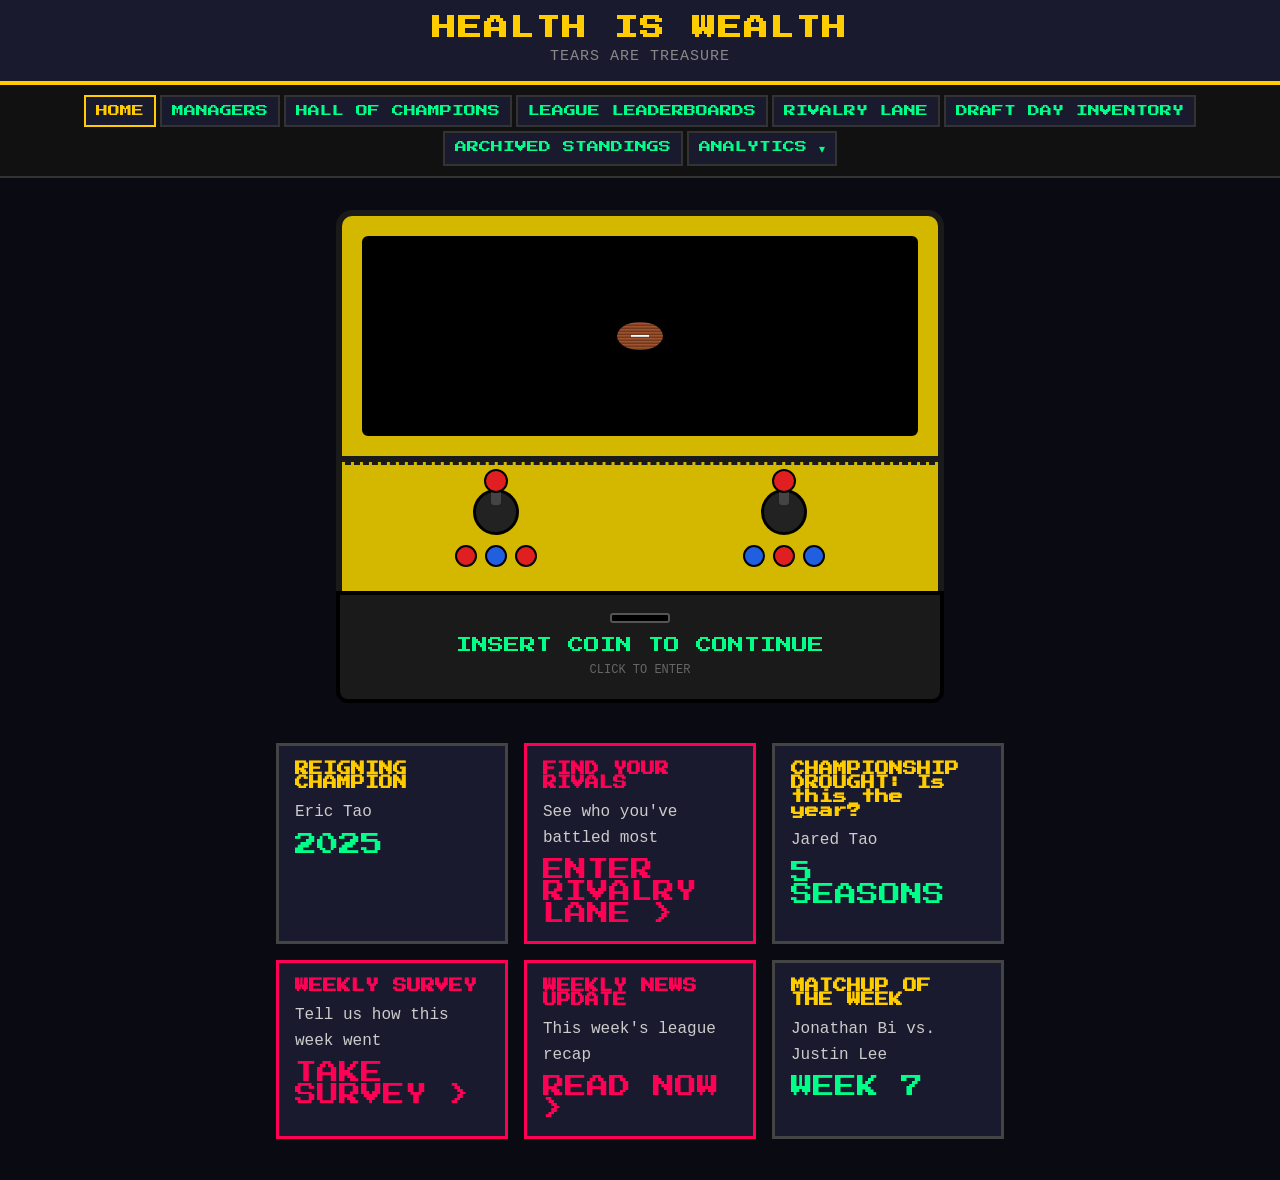
<file: index.html>
<!-- MAIN PAGE CONSTRUCTION -->

<!DOCTYPE html>
<html lang="en">
<head>
<meta charset="UTF-8">
<meta name="viewport" content="width=device-width, initial-scale=1.0">
<title>Health is Wealth — Fantasy Football League</title>
<link rel="icon" href="data:image/svg+xml,<svg xmlns=%22http://www.w3.org/2000/svg%22 viewBox=%220 0 100 100%22><text y=%22.9em%22 font-size=%2290%22>%F0%9F%8F%88</text></svg>">
<link rel="stylesheet" href="css/style.css">
<link rel="stylesheet" href="css/index.css">
</head>
<body>

<div class="title-bar">
  <h1>HEALTH IS WEALTH</h1>
  <div class="motto">TEARS ARE TREASURE</div>
</div>

<site-nav current="home"></site-nav>

<div class="cabinet">
  <div class="bezel">
    <div class="screen">
      <div class="football"></div>
      <div class="screen-ticker">
        <span id="ticker-text">LOADING...</span>
      </div>
    </div>
  </div>

  <div class="control-panel">
    <div class="joystick-unit">
      <div class="joystick-base"><div class="joystick-stick"></div></div>
      <div class="button-cluster">
        <div class="arcade-btn red"></div>
        <div class="arcade-btn blue"></div>
        <div class="arcade-btn red"></div>
      </div>
    </div>
    <div class="joystick-unit">
      <div class="joystick-base"><div class="joystick-stick"></div></div>
      <div class="button-cluster">
        <div class="arcade-btn blue"></div>
        <div class="arcade-btn red"></div>
        <div class="arcade-btn blue"></div>
      </div>
    </div>
  </div>

  <div class="coin-door">
    <div class="coin-slot"></div>
    <a href="managers.html" class="insert-coin">INSERT COIN TO CONTINUE</a>
    <div class="coin-hint">CLICK TO ENTER</div>
  </div>
</div>

<div class="teasers">
  <div class="teaser-card">
    <h3>REIGNING CHAMPION</h3>
    <p id="champ-name">—</p>
    <div class="stat" id="champ-year">—</div>
  </div>

  <a href="rivalry-lane.html" class="teaser-card link-card">
    <h3>FIND YOUR RIVALS</h3>
    <p>See who you've battled most</p>
    <div class="stat">ENTER RIVALRY LANE &gt;</div>
  </a>

  <div class="teaser-card">
    <h3>CHAMPIONSHIP DROUGHT: Is this the year?</h3>
    <p id="drought-name">—</p>
    <div class="stat" id="drought-seasons">—</div>
  </div>

  <!-- MANUALLY UPDATE THIS CARD EACH WEEK -->
  <a href="#" class="teaser-card link-card">
    <h3>WEEKLY SURVEY</h3>
    <p>Tell us how this week went</p>
    <div class="stat">TAKE SURVEY &gt;</div>
  </a>

  <!-- MANUALLY UPDATE THIS CARD EACH WEEK -->
  <a href="#" class="teaser-card link-card">
    <h3>WEEKLY NEWS UPDATE</h3>
    <p>This week's league recap</p>
    <div class="stat">READ NOW &gt;</div>
  </a>

  <!-- MANUALLY UPDATE THIS CARD EACH WEEK -->
  <div class="teaser-card">
    <h3>MATCHUP OF THE WEEK</h3>
    <p>Jonathan Bi vs. Justin Lee</p>
    <div class="stat">WEEK 7</div>
  </div>
</div>

<script src="js/nav.js"></script>
<script src="js/index.js"></script>
</body>
</html>

<!-- END OF MAIN PAGE -->
</file>
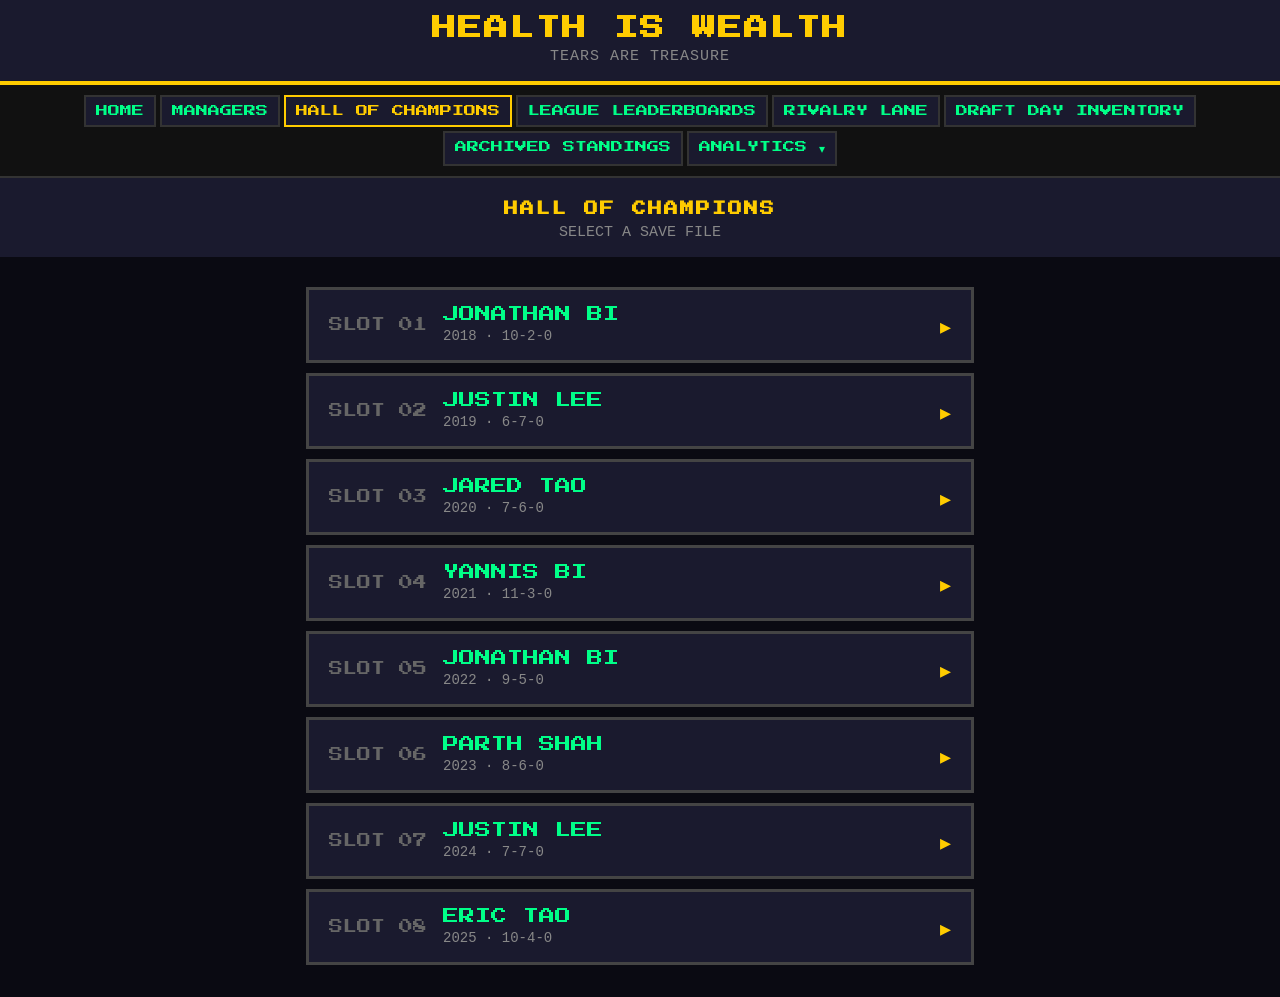
<file: hall-of-champions.html>
<!DOCTYPE html>
<html lang="en">
<head>
<meta charset="UTF-8">
<meta name="viewport" content="width=device-width, initial-scale=1.0">
<title>Hall of Champions — Health is Wealth</title>
<link rel="icon" href="data:image/svg+xml,<svg xmlns=%22http://www.w3.org/2000/svg%22 viewBox=%220 0 100 100%22><text y=%22.9em%22 font-size=%2290%22>%F0%9F%8F%88</text></svg>">
<link rel="stylesheet" href="css/style.css">
<link rel="stylesheet" href="css/hall-of-champions.css">
</head>
<body>

<div class="title-bar">
  <h1>HEALTH IS WEALTH</h1>
  <div class="motto">TEARS ARE TREASURE</div>
</div>

<site-nav current="champions"></site-nav>

<div class="title-bar" style="border: none; padding-top: 24px;">
  <h1 style="font-size: 14px;">HALL OF CHAMPIONS</h1>
  <div class="subtitle">SELECT A SAVE FILE</div>
</div>

<div class="slots" id="slots"></div>

<div class="detail" id="detail">
  <div class="panel">
    <div class="detail-header">
      <div id="d-avatar"></div>
      <div>
        <div class="detail-title" id="d-title">—</div>
        <div class="detail-team" id="d-team">—</div>
      </div>
    </div>

    <div class="detail-stat-grid">
      <div class="detail-stat-box"><div class="detail-stat-label">FINAL RECORD</div><div class="detail-stat-value" id="d-record">—</div></div>
      <div class="detail-stat-box"><div class="detail-stat-label">POINTS FOR</div><div class="detail-stat-value" id="d-pf">—</div></div>
      <div class="detail-stat-box"><div class="detail-stat-label">POINTS AGAINST</div><div class="detail-stat-value" id="d-pa">—</div></div>
    </div>

    <div class="section-title">TOP PERFORMERS</div>
    <div id="performers-list"></div>

    <div class="section-title">CHAMPIONSHIP RUN</div>
    <div class="bracket" id="bracket"></div>

    <button class="pixel-btn secondary close-btn" onclick="closeDetail()">CLOSE</button>
  </div>
</div>

<script src="js/nav.js"></script>
<script src="js/hall-of-champions.js"></script>
</body>
</html>
</file>
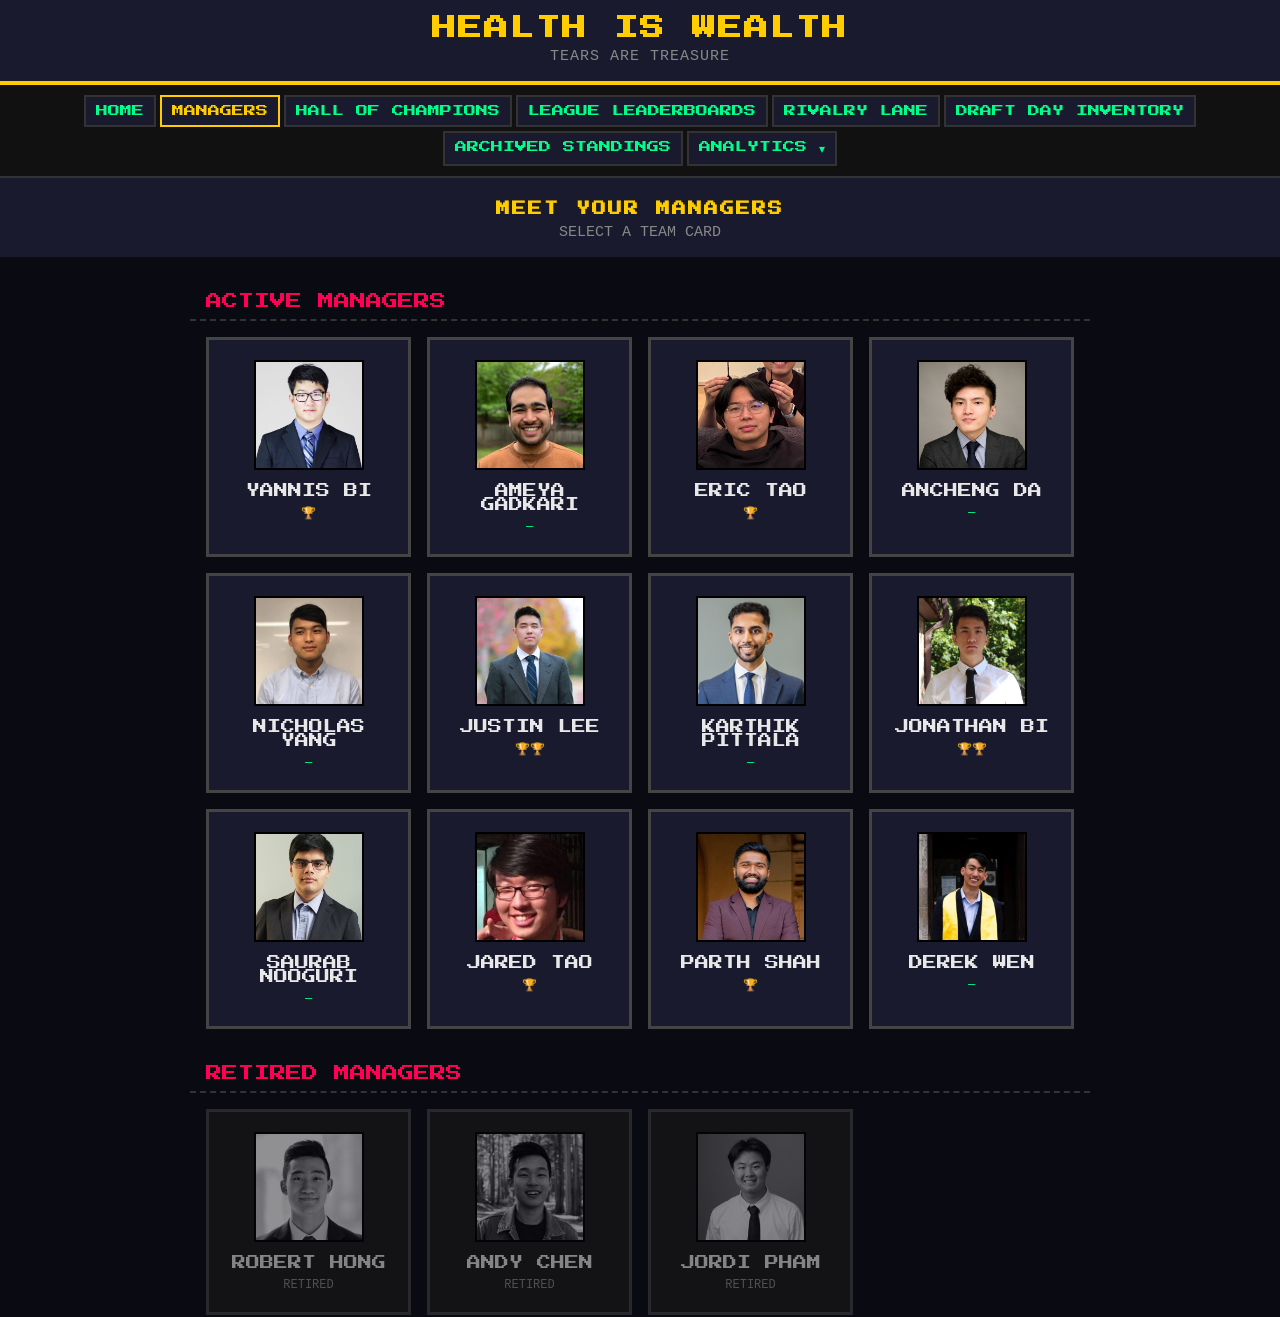
<file: managers.html>
<!-- MAIN PAGE CONSTRUCTION FOR MANAGER PROFILES -->

<!DOCTYPE html>
<html lang="en">
<head>
<meta charset="UTF-8">
<meta name="viewport" content="width=device-width, initial-scale=1.0">
<title>Meet Your Managers — Health is Wealth</title>
<link rel="icon" href="data:image/svg+xml,<svg xmlns=%22http://www.w3.org/2000/svg%22 viewBox=%220 0 100 100%22><text y=%22.9em%22 font-size=%2290%22>%F0%9F%8F%88</text></svg>">
<link rel="stylesheet" href="css/style.css">
<link rel="stylesheet" href="css/managers.css">
</head>
<body>

<div class="title-bar">
  <h1>HEALTH IS WEALTH</h1>
  <div class="motto">TEARS ARE TREASURE</div>
</div>

<site-nav current="managers"></site-nav>

<div class="title-bar" style="border: none; padding-top: 24px;">
  <h1 style="font-size: 14px;">MEET YOUR MANAGERS</h1>
  <div class="subtitle">SELECT A TEAM CARD</div>
</div>

<div class="section-heading">ACTIVE MANAGERS</div>
<div class="grid" id="active-grid"></div>

<div class="section-heading">RETIRED MANAGERS</div>
<div class="grid" id="retired-grid"></div>

<div class="profile" id="profile">
  <div class="panel">
    <div class="profile-header">
      <div id="p-avatar-wrap"></div>
      <div>
        <div class="profile-name" id="p-name">—</div>
        <div class="profile-status" id="p-status">—</div>
        <div class="profile-rings" id="p-rings">—</div>
      </div>
    </div>

    <div class="stat-grid">
      <div class="stat-box"><div class="stat-label">REGULAR SEASON</div><div class="stat-value" id="p-record">—</div></div>
      <div class="stat-box"><div class="stat-label">PLAYOFF RECORD</div><div class="stat-value" id="p-playoff">—</div></div>
      <div class="stat-box"><div class="stat-label">WIN %</div><div class="stat-value" id="p-winpct">—</div></div>
      <div class="stat-box"><div class="stat-label">AVG PTS/MATCH</div><div class="stat-value" id="p-avg">—</div></div>
      <div class="stat-box"><div class="stat-label">TOTAL POINTS FOR</div><div class="stat-value" id="p-pf">—</div></div>
      <div class="stat-box"><div class="stat-label">TOTAL POINTS AGAINST</div><div class="stat-value" id="p-pa">—</div></div>
      <div class="stat-box"><div class="stat-label">TRADES MADE</div><div class="stat-value" id="p-trades">—</div></div>
      <div class="stat-box"><div class="stat-label">YEARS PLAYED</div><div class="stat-value" id="p-years">—</div></div>
      <div class="stat-box"><div class="stat-label">LAST PLACE FINISHES</div><div class="stat-value" id="p-lastplace">—</div></div>
      <div class="stat-box"><div class="stat-label">BEST FINISH</div><div class="stat-value" id="p-bestfinish">—</div></div>
      <div class="stat-box"><div class="stat-label">AVG FINAL PLACEMENT</div><div class="stat-value" id="p-avgplacement">—</div></div>
      <div class="stat-box"><div class="stat-label">CHAMPIONSHIP DROUGHT</div><div class="stat-value" id="p-drought">—</div></div>
    </div>

    <div class="section-title">RIVALRY HIGHLIGHTS</div>
    <div class="rival-line">TOUGHEST RIVAL: <span id="p-toughest">—</span></div>
    <div class="rival-line">FAVORITE OPPONENT: <span id="p-favorite">—</span></div>
    <div class="rival-line">LONGEST-RUNNING RIVALRY: <span id="p-longest">—</span></div>

    <button class="pixel-btn secondary close-btn" onclick="closeProfile()">CLOSE</button>
  </div>
</div>

<script src="js/nav.js"></script>
<script src="js/managers.js"></script>
</body>
</html>
</file>
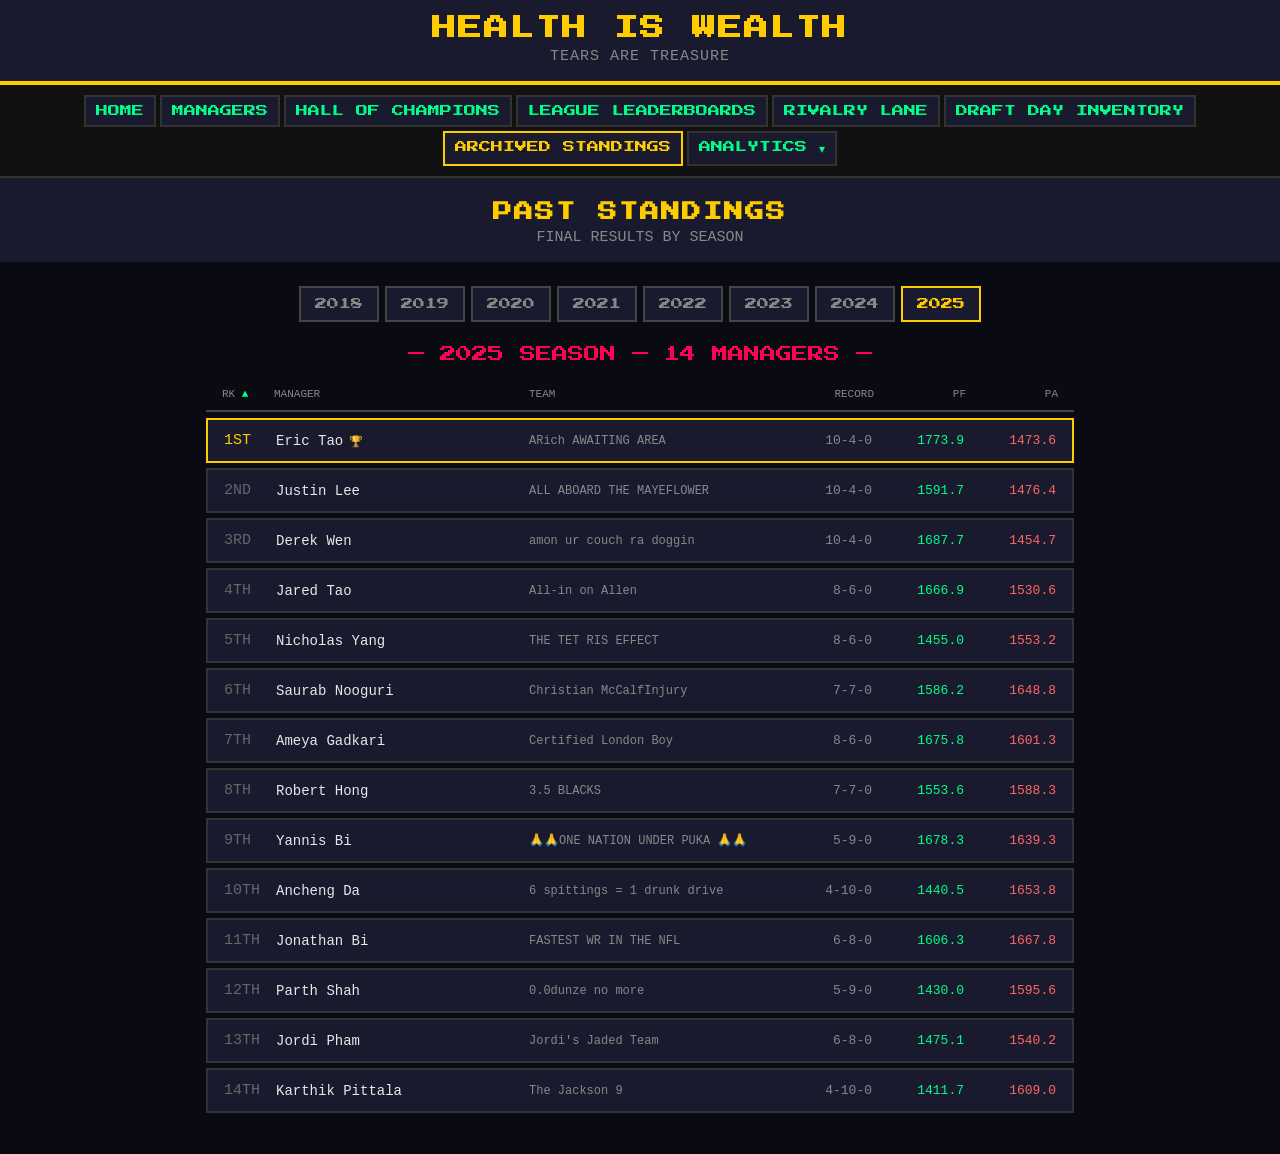
<file: standings.html>
<!DOCTYPE html>
<html lang="en">
<head>
<meta charset="UTF-8">
<meta name="viewport" content="width=device-width, initial-scale=1.0">
<title>Past Standings — Health is Wealth</title>
<link rel="icon" href="data:image/svg+xml,<svg xmlns=%22http://www.w3.org/2000/svg%22 viewBox=%220 0 100 100%22><text y=%22.9em%22 font-size=%2290%22>%F0%9F%8F%88</text></svg>">
<link rel="stylesheet" href="css/style.css">
<link rel="stylesheet" href="css/standings.css">
</head>
<body>

<div class="title-bar">
  <h1>HEALTH IS WEALTH</h1>
  <div class="motto">TEARS ARE TREASURE</div>
</div>

<site-nav current="standings"></site-nav>

<div class="title-bar" style="border: none; padding-top: 24px;">
  <h1 style="font-size: 19px;">PAST STANDINGS</h1>
  <div class="subtitle">FINAL RESULTS BY SEASON</div>
</div>

<div class="year-strip" id="year-strip"></div>

<div class="results">
  <div class="results-title" id="results-title">—</div>

  <div class="header-row">
    <span class="h-place" onclick="sortBy('final_standing')">RK <span class="sort-arrow" id="arrow-place"></span></span>
    <span class="h-name" onclick="sortBy('owners_display')">MANAGER <span class="sort-arrow" id="arrow-name"></span></span>
    <span class="h-team" onclick="sortBy('team_name')">TEAM <span class="sort-arrow" id="arrow-team"></span></span>
    <span class="h-record">RECORD</span>
    <span class="h-pf" onclick="sortBy('points_for')">PF <span class="sort-arrow" id="arrow-pf"></span></span>
    <span class="h-pa" onclick="sortBy('points_against')">PA <span class="sort-arrow" id="arrow-pa"></span></span>
  </div>

  <div id="rows"></div>
</div>

<script src="js/nav.js"></script>
<script src="js/standings.js"></script>
</body>
</html>
</file>
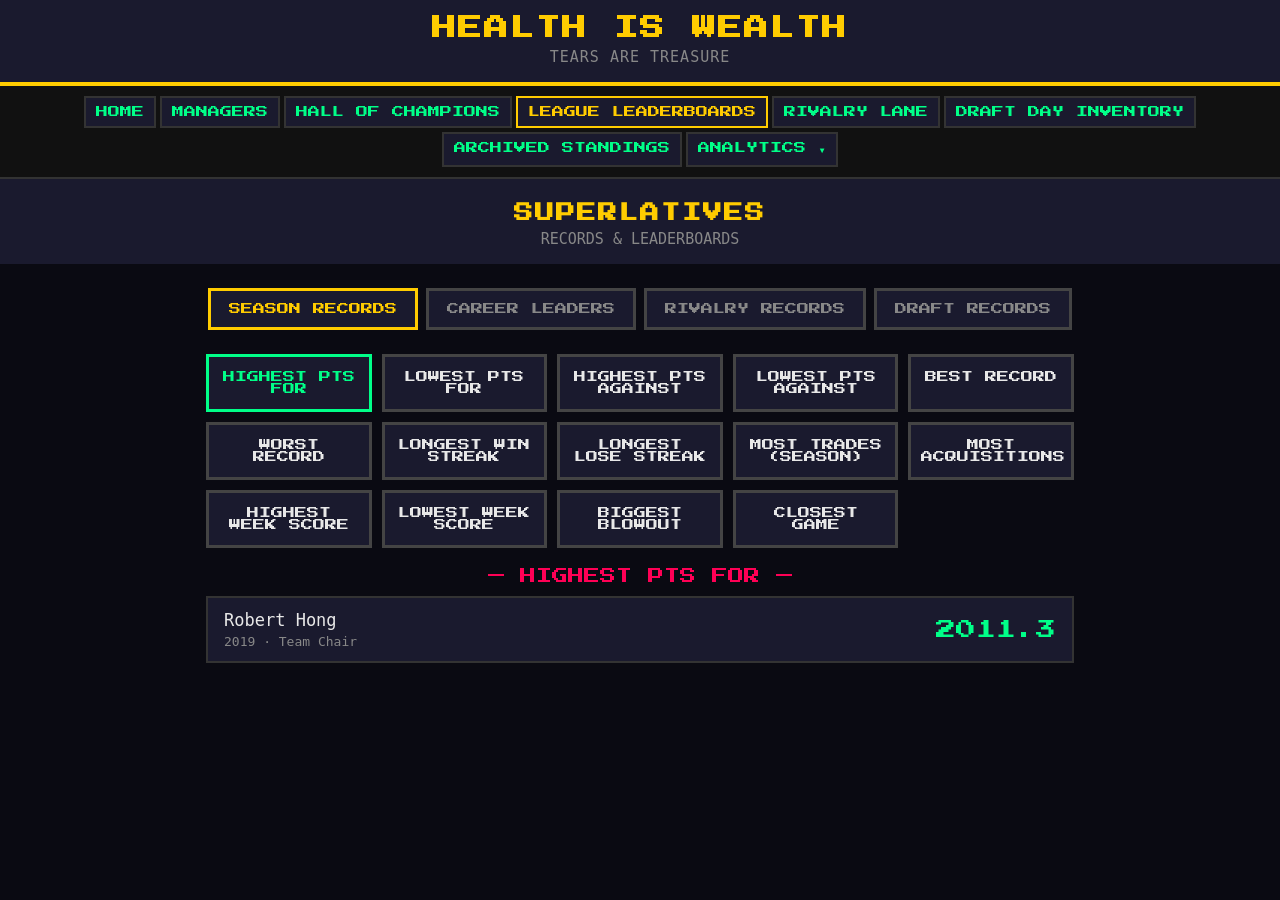
<file: superlatives.html>
<!DOCTYPE html>
<html lang="en">
<head>
<meta charset="UTF-8">
<meta name="viewport" content="width=device-width, initial-scale=1.0">
<title>Superlatives — Health is Wealth</title>
<link rel="icon" href="data:image/svg+xml,<svg xmlns=%22http://www.w3.org/2000/svg%22 viewBox=%220 0 100 100%22><text y=%22.9em%22 font-size=%2290%22>%F0%9F%8F%88</text></svg>">
<link rel="stylesheet" href="css/style.css">
<link rel="stylesheet" href="css/superlatives.css">
</head>
<body>

<div class="title-bar">
  <h1>HEALTH IS WEALTH</h1>
  <div class="motto">TEARS ARE TREASURE</div>
</div>

<site-nav current="superlatives"></site-nav>

<div class="title-bar" style="border: none; padding-top: 24px;">
  <h1 style="font-size: 19px;">SUPERLATIVES</h1>
  <div class="subtitle">RECORDS &amp; LEADERBOARDS</div>
</div>

<div class="section-tabs" id="section-tabs">
  <div class="section-tab active" onclick="showSection('season', this)">SEASON RECORDS</div>
  <div class="section-tab" onclick="showSection('career', this)">CAREER LEADERS</div>
  <div class="section-tab" onclick="showSection('rivalry', this)">RIVALRY RECORDS</div>
  <div class="section-tab" onclick="showSection('draft', this)">DRAFT RECORDS</div>
</div>

<div class="section-content active" id="section-season">
  <div class="category-banners" id="season-banners"></div>
  <div id="season-boards"></div>
</div>

<div class="section-content" id="section-career">
  <div id="career-boards"></div>
</div>

<div class="section-content" id="section-rivalry">
  <div id="rivalry-boards"></div>
</div>

<div class="section-content" id="section-draft">
  <div id="draft-boards"></div>
</div>

<script src="js/nav.js"></script>
<script src="js/superlatives.js"></script>
</body>
</html>
</file>
<file: css/style.css>
/* UNIVERSAL STYLE SHEET */

/*
  css/style.css

  UNIVERSAL STYLES - shared across every page of the site.
  Page-specific styles (e.g. the manager grid, the VS screen, the
  inventory cards) belong in that page's own stylesheet, not here.

  What belongs in this file:
    - Font import + base reset
    - Color palette (as CSS variables, so every page stays consistent)
    - Title bar
    - Nav bar (rendered by js/nav.js's <site-nav> component)
    - Reusable pixel button style
    - Reusable card shell (.panel) other pages can build on top of
    - Shared mobile breakpoint values
*/

@import url('https://fonts.googleapis.com/css2?family=Press+Start+2P&display=swap');

:root {
  --bg-dark: #0a0a12;
  --bg-panel: #1a1a2e;
  --border-dim: #444;
  --gold: #ffcc00;
  --green: #00ff88;
  --pink: #ff0055;
  --blue: #2060e0;
  --red: #e02020;
  --text-dim: #888;
  --text-body: #ccc;
}

* { box-sizing: border-box; margin: 0; padding: 0; }

body {
  background: var(--bg-dark);
  color: #e8e8e8;
  font-family: 'Press Start 2P', monospace;
  min-height: 100vh;
}

/* Body copy anywhere on the site should use monospace, not the pixel
   font - the pixel font is for headers/labels only, monospace stays
   readable at small sizes for actual content. */
.body-text {
  font-family: monospace;
}

/* ============ TITLE BAR ============ */
.title-bar {
  background: var(--bg-panel);
  border-bottom: 4px solid var(--gold);
  padding: 16px 20px;
  text-align: center;
}
.title-bar h1 {
  font-size: 24px;
  color: var(--gold);
  letter-spacing: 2px;
}
.title-bar .motto {
  font-family: monospace;
  font-size: 15px;
  color: var(--text-dim);
  margin-top: 8px;
  letter-spacing: 1px;
}

/* ============ NAV BAR (rendered inside <site-nav>) ============ */
.nav-bar {
  background: #111;
  display: flex;
  flex-wrap: wrap;
  justify-content: center;
  gap: 4px;
  padding: 10px;
  border-bottom: 2px solid #333;
}
.nav-link {
  color: var(--green);
  text-decoration: none;
  font-size: 12px;
  padding: 8px 10px;
  border: 2px solid #333;
  background: var(--bg-panel);
  white-space: nowrap;
}
.nav-link:hover { border-color: var(--green); }
.nav-link.active {
  border-color: var(--gold);
  color: var(--gold);
}

/* ============ PIXEL BUTTON (reusable anywhere) ============ */
.pixel-btn {
  font-family: 'Press Start 2P', monospace;
  font-size: 15px;
  background: var(--gold);
  color: #1a1a2e;
  border: 3px solid #1a1a2e;
  padding: 12px 18px;
  cursor: pointer;
  box-shadow: 5px 5px 0 #1a1a2e;
  transition: transform 0.05s, box-shadow 0.05s;
}
.pixel-btn:active {
  transform: translate(5px, 5px);
  box-shadow: 0 0 0 #1a1a2e;
}
.pixel-btn.secondary {
  background: #333;
  color: #fff;
  box-shadow: 5px 5px 0 #000;
}

/* ============ GENERIC PANEL SHELL (build page-specific cards on top) ============ */
.panel {
  background: #000;
  border: 3px solid var(--gold);
  padding: 20px;
}

/* ============ SHARED MOBILE BREAKPOINT ============ */
@media (max-width: 600px) {
  .title-bar h1 { font-size: 18px; }
  .title-bar .motto { font-size: 12px; }
  .nav-link { font-size: 11px; padding: 6px 8px; }
}

/* END PAGE */
/* ============ NAV DROPDOWN (ANALYTICS menu) ============ */
.nav-dropdown {
  position: relative;
  display: inline-flex;
  align-items: center;
}

.nav-dropdown-trigger {
  cursor: pointer;
  user-select: none;
}

.nav-dropdown-menu {
  display: none;
  position: absolute;
  top: 100%;
  left: 0;
  z-index: 100;
  min-width: 220px;
  background: #111;
  border: 2px solid var(--border-dim);
  flex-direction: column;
  margin-top: 2px;
}

/* DESKTOP PATH ONLY: pure CSS hover, zero JS involved. This dropdown
   is NEVER used on mobile anymore - mobile gets the hamburger panel
   instead (see below), which eliminates the tap-timing ambiguity bug
   entirely rather than trying to patch it. */
.nav-dropdown:hover .nav-dropdown-menu {
  display: flex;
}

.nav-dropdown-item {
  color: var(--green);
  text-decoration: none;
  font-size: 11px;
  padding: 10px 14px;
  border-bottom: 1px solid #222;
  white-space: nowrap;
}
.nav-dropdown-item:last-child { border-bottom: none; }
.nav-dropdown-item:hover { background: var(--bg-panel); }
.nav-dropdown-item.active {
  color: var(--gold);
  background: var(--bg-panel);
}

/* ============ RESPONSIVE SWITCH: desktop nav vs mobile hamburger ============
   Both structures are ALWAYS in the DOM (see nav.js) - which one is
   visible is controlled purely here, via media query, not by JS
   re-rendering on resize. */
.mobile-nav-bar { display: none; }

@media (max-width: 600px) {
  .nav-bar-desktop { display: none; }
  .mobile-nav-bar {
    display: flex;
    justify-content: flex-end;
    background: #111;
    border-bottom: 2px solid #333;
    padding: 10px 14px;
  }
}

/* ============ HAMBURGER TRIGGER ============ */
.hamburger-btn {
  width: 38px;
  height: 38px;
  background: var(--bg-panel);
  border: 2px solid var(--border-dim);
  color: var(--green);
  font-size: 18px;
  cursor: pointer;
  display: flex;
  align-items: center;
  justify-content: center;
}
.hamburger-btn:hover { border-color: var(--gold); }

/* ============ MOBILE SLIDE-IN PANEL ============ */
.mobile-nav-backdrop {
  position: fixed;
  inset: 0;
  background: rgba(0, 0, 0, 0.55);
  z-index: 200;
  display: none;
}
.mobile-nav-backdrop.show { display: block; }

.mobile-nav-panel {
  position: fixed;
  top: 0;
  right: -85%;
  width: 80%;
  max-width: 320px;
  height: 100%;
  background: #111;
  border-left: 3px solid var(--gold);
  z-index: 201;
  overflow-y: auto;
  transition: right 0.25s ease;
}
.mobile-nav-panel.open { right: 0; }

.mobile-nav-panel-header {
  display: flex;
  justify-content: space-between;
  align-items: center;
  padding: 16px;
  border-bottom: 2px solid #333;
}
.mobile-nav-panel-header span {
  font-family: 'Press Start 2P', monospace;
  font-size: 11px;
  color: var(--gold);
}

.mobile-close-btn {
  width: 30px;
  height: 30px;
  background: var(--bg-panel);
  border: 2px solid var(--border-dim);
  color: var(--pink);
  font-size: 14px;
  cursor: pointer;
  display: flex;
  align-items: center;
  justify-content: center;
}
.mobile-close-btn:hover { border-color: var(--pink); }

.mobile-nav-link {
  display: block;
  padding: 14px 16px;
  color: var(--green);
  text-decoration: none;
  font-family: monospace;
  font-size: 13px;
  border-bottom: 1px solid #222;
}
.mobile-nav-link:hover { background: var(--bg-panel); }
.mobile-nav-link.active {
  color: var(--gold);
  background: var(--bg-panel);
}

.mobile-nav-heading {
  padding: 14px 16px 6px;
  font-family: 'Press Start 2P', monospace;
  font-size: 9px;
  color: var(--pink);
  border-top: 2px dashed #333;
  margin-top: 6px;
}
</file>
<file: css/index.css>
/*
  css/index.css
  Styles specific to the homepage only.
  Relies on css/style.css (loaded first) for shared variables/base styles.
*/

/* ============ CABINET ============ */
.cabinet { max-width: 640px; margin: 32px auto; padding: 0 16px; }

.bezel {
  background: #d4b800;
  border: 6px solid #1a1a1a;
  border-radius: 16px 16px 0 0;
  padding: 20px;
}

.screen {
  position: relative;
  background: #000;
  border: 3px solid #000;
  border-radius: 6px;
  height: 200px;
  overflow: hidden;
  display: flex;
  align-items: center;
  justify-content: center;
}
.screen::before {
  content: "";
  position: absolute; inset: 0;
  background: repeating-linear-gradient(
    to bottom,
    rgba(0,0,0,0) 0px, rgba(0,0,0,0) 1px,
    rgba(0,0,0,0.3) 2px, rgba(0,0,0,0.3) 3px
  );
  pointer-events: none;
  z-index: 2;
}

.football {
  width: 46px; height: 28px;
  background: #a0522d;
  border-radius: 50%;
  position: relative;
  animation: spiral 1s steps(8) infinite;
}
.football::after {
  content: "";
  position: absolute; top: 50%; left: 50%;
  width: 18px; height: 2px; background: #fff;
  transform: translate(-50%, -50%);
}
@keyframes spiral { to { transform: rotate(360deg); } }

.screen-ticker {
  position: absolute; bottom: 0; left: 0; right: 0;
  background: rgba(0,0,0,0.7);
  padding: 8px 0;
  overflow: hidden;
  z-index: 1;
}
.screen-ticker span {
  display: inline-block; white-space: nowrap;
  font-size: 12px; color: var(--pink);
  animation: scroll 22s linear infinite;
  padding-left: 100%;
}
@keyframes scroll { to { transform: translateX(-100%); } }

/* ============ CONTROL PANEL ============ */
.control-panel {
  background: #d4b800;
  border-left: 6px solid #1a1a1a;
  border-right: 6px solid #1a1a1a;
  padding: 24px 20px;
  display: flex;
  align-items: center;
  justify-content: space-around;
  gap: 20px;
  border-top: 3px dashed #1a1a1a;
}

.joystick-unit { display: flex; flex-direction: column; align-items: center; gap: 10px; }
.joystick-base {
  width: 46px; height: 46px;
  background: #222;
  border-radius: 50%;
  border: 3px solid #000;
  display: flex; align-items: center; justify-content: center;
}
.joystick-stick {
  width: 10px; height: 26px;
  background: #444;
  border-radius: 3px;
  position: relative; top: -20px;
  animation: wiggle 3s ease-in-out infinite;
  transform-origin: bottom center;
}
.joystick-stick::after {
  content: "";
  position: absolute; top: -10px; left: 50%;
  width: 20px; height: 20px;
  background: var(--red);
  border-radius: 50%;
  transform: translateX(-50%);
  border: 2px solid #000;
}
@keyframes wiggle {
  0%, 100% { transform: rotate(0deg); }
  25% { transform: rotate(-8deg); }
  75% { transform: rotate(8deg); }
}

.button-cluster { display: grid; grid-template-columns: repeat(3, 1fr); gap: 8px; }
.arcade-btn {
  width: 22px; height: 22px;
  border-radius: 50%;
  border: 2px solid #000;
  cursor: pointer;
  transition: transform 0.05s;
}
.arcade-btn:active { transform: scale(0.85); }
.arcade-btn.red { background: var(--red); }
.arcade-btn.blue { background: var(--blue); }

/* ============ COIN DOOR ============ */
.coin-door {
  background: #1a1a1a;
  border: 4px solid #000;
  border-radius: 0 0 12px 12px;
  padding: 18px 20px 22px;
  text-align: center;
}
.coin-slot {
  width: 60px; height: 10px;
  background: #000;
  border: 2px solid #555;
  border-radius: 3px;
  margin: 0 auto 14px;
}
.insert-coin {
  font-size: 16px;
  color: var(--green);
  animation: blink 1s steps(1) infinite;
  cursor: pointer;
  display: inline-block;
  text-decoration: none;
}
.insert-coin:hover { color: var(--gold); }
@keyframes blink { 50% { opacity: 0; } }
.coin-hint { font-family: monospace; font-size: 12px; color: #666; margin-top: 10px; }

/* ============ TEASER CARDS ============ */
.teasers {
  max-width: 760px;
  margin: 40px auto;
  padding: 0 16px;
  display: grid;
  grid-template-columns: repeat(auto-fit, minmax(220px, 1fr));
  gap: 16px;
}
.teaser-card { background: var(--bg-panel); border: 3px solid var(--border-dim); padding: 16px; display: block; text-decoration: none; }
.teaser-card h3 { font-size: 14px; color: var(--gold); margin-bottom: 10px; }
.teaser-card p { font-family: monospace; font-size: 16px; color: var(--text-body); line-height: 1.6; }
.teaser-card .stat { font-size: 22px; color: var(--green); margin-top: 8px; }

.teaser-card.link-card {
  border-color: var(--pink);
  transition: background 0.1s;
}
.teaser-card.link-card:hover { background: #241a2e; }
.teaser-card.link-card h3 { color: var(--pink); }
.teaser-card.link-card .stat { color: var(--pink); }

/* ============ MOBILE ============ */
@media (max-width: 600px) {
  .bezel { border-width: 3px; padding: 10px; }
  .screen { height: 150px; }
  .football { width: 34px; height: 20px; }

  .control-panel { padding: 16px 12px; gap: 10px; }
  .joystick-base { width: 34px; height: 34px; }
  .joystick-stick { width: 8px; height: 18px; top: -14px; }
  .joystick-stick::after { width: 14px; height: 14px; top: -7px; }
  .arcade-btn { width: 16px; height: 16px; }

  .coin-slot { width: 44px; }
  .insert-coin { font-size: 14px; }
  .coin-hint { font-size: 11px; }
}

@media (max-width: 380px) {
  .joystick-unit:nth-child(3) { display: none; }
}
</file>
<file: css/hall-of-champions.css>
/* Hall of Champions CSS */

/*
  css/hall-of-champions.css
  Styles specific to Hall of Champions only.
  Relies on css/style.css (loaded first) for shared variables/base styles.
*/

.subtitle {
  font-family: monospace;
  font-size: 15px;
  color: var(--text-dim);
  margin-top: 8px;
}

/* ============ SAVE SLOTS ============ */
.slots {
  max-width: 700px;
  margin: 30px auto;
  padding: 0 16px;
  display: flex;
  flex-direction: column;
  gap: 10px;
}

.slot {
  background: var(--bg-panel);
  border: 3px solid var(--border-dim);
  padding: 16px 20px;
  display: flex;
  justify-content: space-between;
  align-items: center;
  cursor: pointer;
  transition: border-color 0.1s;
}
.slot:hover { border-color: var(--gold); }
.slot.selected { border-color: var(--green); }

.slot-left { display: flex; align-items: center; gap: 16px; }
.slot-num { font-size: 14px; color: #666; }
.slot-info .champ { font-size: 16px; color: var(--green); }
.slot-info .year { font-family: monospace; font-size: 14px; color: var(--text-dim); margin-top: 6px; }
.slot-arrow { font-size: 22px; color: var(--gold); }

/* ============ DETAIL PANEL ============ */
.detail {
  max-width: 760px;
  margin: 20px auto;
  padding: 0 16px;
  display: none;
}
.detail.open { display: block; }

.detail-header {
  display: flex;
  align-items: center;
  gap: 16px;
  border-bottom: 2px dashed #333;
  padding-bottom: 16px;
  margin-bottom: 16px;
}
.detail-avatar-placeholder {
  width: 95px; height: 95px;
  background: #333; border: 2px solid #000;
  flex-shrink: 0;
  position: relative; display: flex;
  align-items: center; justify-content: center;
  overflow: hidden;
}
.detail-avatar-placeholder .placeholder-text { font-size: 11px; color: #666; }
.detail-title { font-size: 19px; color: var(--gold); }
.detail-team { font-family: monospace; font-size: 14px; color: var(--text-dim); margin-top: 6px; }

.detail-stat-grid {
  display: grid;
  grid-template-columns: repeat(auto-fit, minmax(150px, 1fr));
  gap: 12px;
  font-family: monospace;
  margin-bottom: 20px;
}
.detail-stat-box { background: var(--bg-panel); border: 2px solid #333; padding: 10px 12px; }
.detail-stat-label { font-size: 11px; color: var(--text-dim); }
.detail-stat-value { font-size: 18px; color: var(--green); margin-top: 6px; }

.section-title { font-size: 14px; color: var(--pink); margin: 22px 0 12px; border-bottom: 1px dashed #333; padding-bottom: 8px; }

/* ============ TOP PERFORMERS ============ */
.performer {
  font-family: monospace;
  font-size: 15px;
  color: var(--text-body);
  background: var(--bg-panel);
  border: 2px solid #333;
  padding: 8px 12px;
  margin-bottom: 6px;
  display: flex;
  justify-content: space-between;
}
.performer .rank { color: var(--gold); }
.performer .pts { color: var(--green); }

/* ============ BRACKET RECONSTRUCTION ============ */
.bracket { display: flex; flex-direction: column; gap: 14px; }
.bracket-round-label {
  font-size: 11px; color: var(--text-dim);
  margin-bottom: 8px; letter-spacing: 1px;
}
.bracket-game {
  background: var(--bg-panel);
  border: 2px solid #333;
  padding: 10px 14px;
  font-family: monospace;
  font-size: 15px;
  display: flex;
  justify-content: space-between;
  align-items: center;
  flex-wrap: wrap;
  gap: 6px;
}
.bracket-game .side {
  display: flex;
  align-items: center;
  gap: 6px;
}
.bracket-game .seed {
  font-size: 11px;
  color: #666;
  border: 1px solid #444;
  padding: 1px 4px;
}
.bracket-game .winner-name { color: var(--green); }
.bracket-game .loser-name { color: var(--text-dim); }
.bracket-game .score { color: #888; font-size: 12px; }

.close-btn { display: block; margin: 24px auto 0; }

/* ============ MOBILE ============ */
@media (max-width: 600px) {
  .slot { padding: 12px 14px; }
  .slot-info .champ { font-size: 14px; }
  .detail-title { font-size: 15px; }
  .detail-avatar-placeholder { width: 73px; height: 73px; }
  .bracket-game { font-size: 12px; }
}
</file>
<file: css/managers.css>
/* STYLE SHEET FOR MANAGER PROFILES PAGE */

/*
  css/managers.css

  Styles specific to the Meet Your Managers page only.
  Relies on variables and base styles already defined in css/style.css
  (loaded first in managers.html).
*/

.subtitle {
  font-family: monospace;
  font-size: 15px;
  color: var(--text-dim);
  margin-top: 8px;
}

.section-heading {
  max-width: 900px;
  margin: 36px auto 16px;
  padding: 0 16px;
  font-size: 16px;
  color: var(--pink);
  border-bottom: 2px dashed #333;
  padding-bottom: 10px;
}

/* ============ MANAGER GRID ============ */
.grid {
  max-width: 900px;
  margin: 0 auto;
  padding: 0 16px;
  display: grid;
  grid-template-columns: repeat(auto-fill, minmax(200px, 1fr));
  gap: 16px;
}

.card {
  background: var(--bg-panel);
  border: 3px solid var(--border-dim);
  text-align: center;
  padding: 20px 14px;
  cursor: pointer;
  transition: border-color 0.1s;
}
.card:hover { border-color: var(--gold); }

.card.retired {
  opacity: 0.55;
  filter: grayscale(1);
}

/* PHOTO PLACEHOLDER - swap the background-color box below for a real
   <img src="images/managers/<id>.jpg"> once photos are collected.
   Keeping this as a plain div for now so the grid stays visually
   consistent (same size/shape) whether or not a photo exists yet. */
.avatar-placeholder {
  width: 110px;
  height: 110px;
  background: #333;
  border: 2px solid #000;
  margin: 0 auto 14px;
  position: relative;
  display: flex;
  align-items: center;
  justify-content: center;
  overflow: hidden;
}
.avatar-placeholder .placeholder-text {
  font-size: 12px;
  color: #666;
}

.card-name {
  font-size: 14px;
  color: #e8e8e8;
}
.card-tag {
  font-family: monospace;
  font-size: 12px;
  color: var(--green);
  margin-top: 8px;
}
.card.retired .card-tag { color: var(--text-dim); }

/* ============ EXPANDED PROFILE DETAIL ============ */
.profile {
  max-width: 760px;
  margin: 30px auto;
  padding: 0 16px;
  display: none;
}
.profile.open { display: block; }

.profile-header {
  display: flex;
  align-items: center;
  gap: 16px;
  border-bottom: 2px dashed #333;
  padding-bottom: 16px;
  margin-bottom: 16px;
}

/* Same placeholder pattern as the grid avatar, just larger for the
   detail view. */
.profile-avatar-placeholder {
  width: 95px;
  height: 95px;
  background: #333;
  border: 2px solid #000;
  flex-shrink: 0;
  position: relative;
  display: flex;
  align-items: center;
  justify-content: center;
  overflow: hidden;
}
.profile-avatar-placeholder .placeholder-text {
  font-size: 11px;
  color: #666;
}

.profile-name {
  font-size: 19px;
  color: var(--gold);
}
.profile-status {
  font-family: monospace;
  font-size: 12px;
  color: var(--text-dim);
  margin-top: 6px;
}
.profile-rings {
  font-size: 22px;
  margin-top: 8px;
}
.profile-rings.none {
  font-family: monospace;
  font-size: 14px;
  color: var(--text-dim);
  font-style: normal;
}

.stat-grid {
  display: grid;
  grid-template-columns: repeat(auto-fit, minmax(150px, 1fr));
  gap: 12px;
  font-family: monospace;
}
.stat-box {
  background: var(--bg-panel);
  border: 2px solid #333;
  padding: 10px 12px;
}
.stat-label {
  font-size: 11px;
  color: var(--text-dim);
}
.stat-value {
  font-size: 18px;
  color: var(--green);
  margin-top: 6px;
}

.section-title {
  font-size: 12px;
  color: var(--pink);
  margin: 20px 0 10px;
}
.rival-line {
  font-family: monospace;
  font-size: 15px;
  color: var(--text-body);
  margin-bottom: 6px;
}

.close-btn {
  display: block;
  margin: 20px auto 0;
}

/* ============ MOBILE ============ */
@media (max-width: 600px) {
  .grid {
    grid-template-columns: repeat(auto-fill, minmax(140px, 1fr));
    gap: 12px;
  }
  .avatar-placeholder { width: 80px; height: 80px; }
  .card-name { font-size: 11px; }

  .profile-name { font-size: 15px; }
  .profile-avatar-placeholder { width: 73px; height: 73px; }
}
</file>
<file: css/standings.css>
/*
  css/standings.css
  Styles specific to the Past Standings page only.
  Relies on css/style.css (loaded first) for shared variables/base styles.
*/

.subtitle {
  font-family: monospace;
  font-size: 15px;
  color: var(--text-dim);
  margin-top: 8px;
}

/* ============ YEAR SELECTOR STRIP ============ */
.year-strip {
  max-width: 900px;
  margin: 24px auto 0;
  padding: 0 16px;
  display: flex;
  gap: 6px;
  overflow-x: auto;
  justify-content: center;
  flex-wrap: wrap;
}
.year-tab {
  font-size: 12px;
  padding: 10px 14px;
  background: var(--bg-panel);
  border: 2px solid var(--border-dim);
  color: var(--text-dim);
  cursor: pointer;
  white-space: nowrap;
}
.year-tab:hover { border-color: var(--gold); }
.year-tab.active { border-color: var(--gold); color: var(--gold); }

/* ============ RESULTS TABLE ============ */
.results {
  max-width: 900px;
  margin: 24px auto;
  padding: 0 16px;
}
.results-title {
  text-align: center;
  font-size: 16px;
  color: var(--pink);
  margin-bottom: 16px;
}

.header-row {
  display: flex;
  align-items: center;
  gap: 12px;
  padding: 10px 16px;
  font-family: monospace;
  font-size: 11px;
  color: var(--text-dim);
  border-bottom: 2px solid var(--border-dim);
  margin-bottom: 6px;
}
.header-row span { cursor: pointer; user-select: none; }
.header-row span:hover { color: var(--gold); }
.h-place { width: 40px; }
.h-name { flex: 2; min-width: 100px; }
.h-team { flex: 2; min-width: 100px; }
.h-record { width: 90px; text-align: right; }
.h-pf { width: 80px; text-align: right; }
.h-pa { width: 80px; text-align: right; }
.sort-arrow { color: var(--green); }

.row {
  display: flex;
  align-items: center;
  gap: 12px;
  background: var(--bg-panel);
  border: 2px solid #333;
  padding: 12px 16px;
  margin-bottom: 5px;
  font-family: monospace;
}
.row.champ { border-color: var(--gold); }
.place { font-size: 15px; color: #666; width: 40px; }
.row.champ .place { color: var(--gold); }
.name { flex: 2; min-width: 100px; font-size: 14px; }
.team { flex: 2; min-width: 100px; font-size: 12px; color: var(--text-dim); }
.record { font-size: 13px; color: var(--text-dim); width: 90px; text-align: right; }
.pf { font-size: 13px; color: var(--green); width: 80px; text-align: right; }
.pa { font-size: 13px; color: #ff6666; width: 80px; text-align: right; }

.champ-tag { font-size: 11px; color: var(--gold); margin-left: 6px; }

/* ============ MOBILE ============ */
@media (max-width: 600px) {
  .year-tab { font-size: 10px; padding: 8px 10px; }
  .results-title { font-size: 13px; }
  .header-row, .row { padding: 8px 10px; gap: 6px; font-size: 10px; }
  .name, .team { font-size: 10px; }
  .record, .pf, .pa, .h-record, .h-pf, .h-pa { width: 56px; font-size: 9px; }
  .h-team, .team { display: none; }
}
</file>
<file: css/superlatives.css>
/*
  css/superlatives.css
  Styles specific to the Superlatives page only.
  Relies on css/style.css (loaded first) for shared variables/base styles.
*/

.subtitle {
  font-family: monospace;
  font-size: 15px;
  color: var(--text-dim);
  margin-top: 8px;
}

/* ============ SECTION TABS (top level) ============ */
.section-tabs {
  max-width: 900px;
  margin: 24px auto 0;
  padding: 0 16px;
  display: flex;
  gap: 8px;
  flex-wrap: wrap;
  justify-content: center;
}
.section-tab {
  font-size: 12px;
  padding: 12px 18px;
  background: var(--bg-panel);
  border: 3px solid var(--border-dim);
  color: var(--text-dim);
  cursor: pointer;
}
.section-tab:hover { border-color: var(--gold); }
.section-tab.active { border-color: var(--gold); color: var(--gold); }

.section-content { display: none; max-width: 900px; margin: 24px auto; padding: 0 16px; }
.section-content.active { display: block; }

/* ============ CATEGORY BANNERS (Season Records only - 14 categories) ============ */
.category-banners {
  display: grid;
  grid-template-columns: repeat(auto-fit, minmax(150px, 1fr));
  gap: 10px;
  margin-bottom: 20px;
}
.category-banner {
  background: var(--bg-panel);
  border: 3px solid var(--border-dim);
  padding: 14px 10px;
  text-align: center;
  cursor: pointer;
  font-size: 12px;
}
.category-banner:hover { border-color: var(--gold); }
.category-banner.active { border-color: var(--green); color: var(--green); }

.category-board { display: none; }
.category-board.active { display: block; }
.board-title { font-size: 16px; color: var(--pink); margin-bottom: 12px; text-align: center; }

/* ============ SINGLE-MANAGER STAT ENTRY (Season + Career) ============ */
.stat-entry {
  display: flex;
  align-items: center;
  gap: 14px;
  background: var(--bg-panel);
  border: 2px solid #333;
  padding: 12px 16px;
  margin-bottom: 6px;
}
.stat-entry.top { border-color: var(--gold); }
.stat-rank { font-size: 15px; color: var(--gold); width: 30px; }
.stat-info { flex: 1; font-family: monospace; }
.stat-name { font-size: 17px; color: #e8e8e8; }
.stat-meta { font-size: 13px; color: var(--text-dim); margin-top: 4px; }
.stat-value { font-size: 20px; color: var(--green); }

/* ============ CAREER / RIVALRY / DRAFT SECTION - stacked mini-leaderboards ============ */
.mini-board { margin-bottom: 24px; }
.mini-board-title {
  font-size: 15px;
  color: var(--gold);
  margin-bottom: 10px;
  border-bottom: 1px dashed #333;
  padding-bottom: 6px;
}

/* ============ RIVALRY ENTRY - two-sided vs. treatment ============ */
.rivalry-entry {
  background: var(--bg-panel);
  border: 2px solid #333;
  padding: 14px 16px;
  margin-bottom: 8px;
  font-family: monospace;
}
.rivalry-vs {
  display: flex;
  align-items: center;
  justify-content: space-between;
  font-size: 17px;
  flex-wrap: wrap;
  gap: 8px;
}
.rivalry-vs .losing-side { color: var(--text-dim); }
.rivalry-vs .winning-side { color: var(--green); }
.rivalry-vs .tied-side { color: var(--text-body); }
.rivalry-vs .vs-mark { color: var(--pink); font-size: 13px; padding: 0 10px; }
.rivalry-meta { font-size: 13px; color: var(--text-dim); margin-top: 8px; text-align: center; }

/* ============ DRAFT ENTRY - player + manager + stat, three-part ============ */
.draft-entry {
  background: var(--bg-panel);
  border: 2px solid #333;
  padding: 14px 16px;
  margin-bottom: 8px;
  font-family: monospace;
}
.draft-player { font-size: 17px; color: var(--gold); }
.draft-drafted-by { font-size: 14px; color: var(--text-body); margin-top: 6px; }
.draft-stat-row {
  display: flex;
  justify-content: space-between;
  margin-top: 8px;
  font-size: 13px;
  color: var(--text-dim);
}
.draft-points { color: var(--green); }

/* ============ DRAFT MANAGER ENTRY (retention-based, no player involved) ============ */
.draft-manager-entry {
  display: flex;
  align-items: center;
  gap: 14px;
  background: var(--bg-panel);
  border: 2px solid #333;
  padding: 12px 16px;
  margin-bottom: 6px;
  font-family: monospace;
}
.draft-manager-name { flex: 1; font-size: 17px; color: #e8e8e8; }
.draft-manager-stat { font-size: 20px; color: var(--green); }

/* ============ MOBILE ============ */
@media (max-width: 600px) {
  .section-tab { font-size: 10px; padding: 8px 12px; }
  .category-banner { font-size: 9px; padding: 10px 6px; }
  .stat-name, .draft-player, .draft-manager-name { font-size: 13px; }
  .stat-value, .draft-manager-stat { font-size: 15px; }
  .rivalry-vs { font-size: 13px; }
}

/* ============ DRAFT RECORDS ERA GROUPING ============ */
.era-group { margin-bottom: 32px; }
.era-group-title {
  font-size: 14px;
  color: var(--pink);
  text-align: center;
  margin-bottom: 16px;
  padding-bottom: 8px;
  border-bottom: 2px solid #333;
}
</file>
